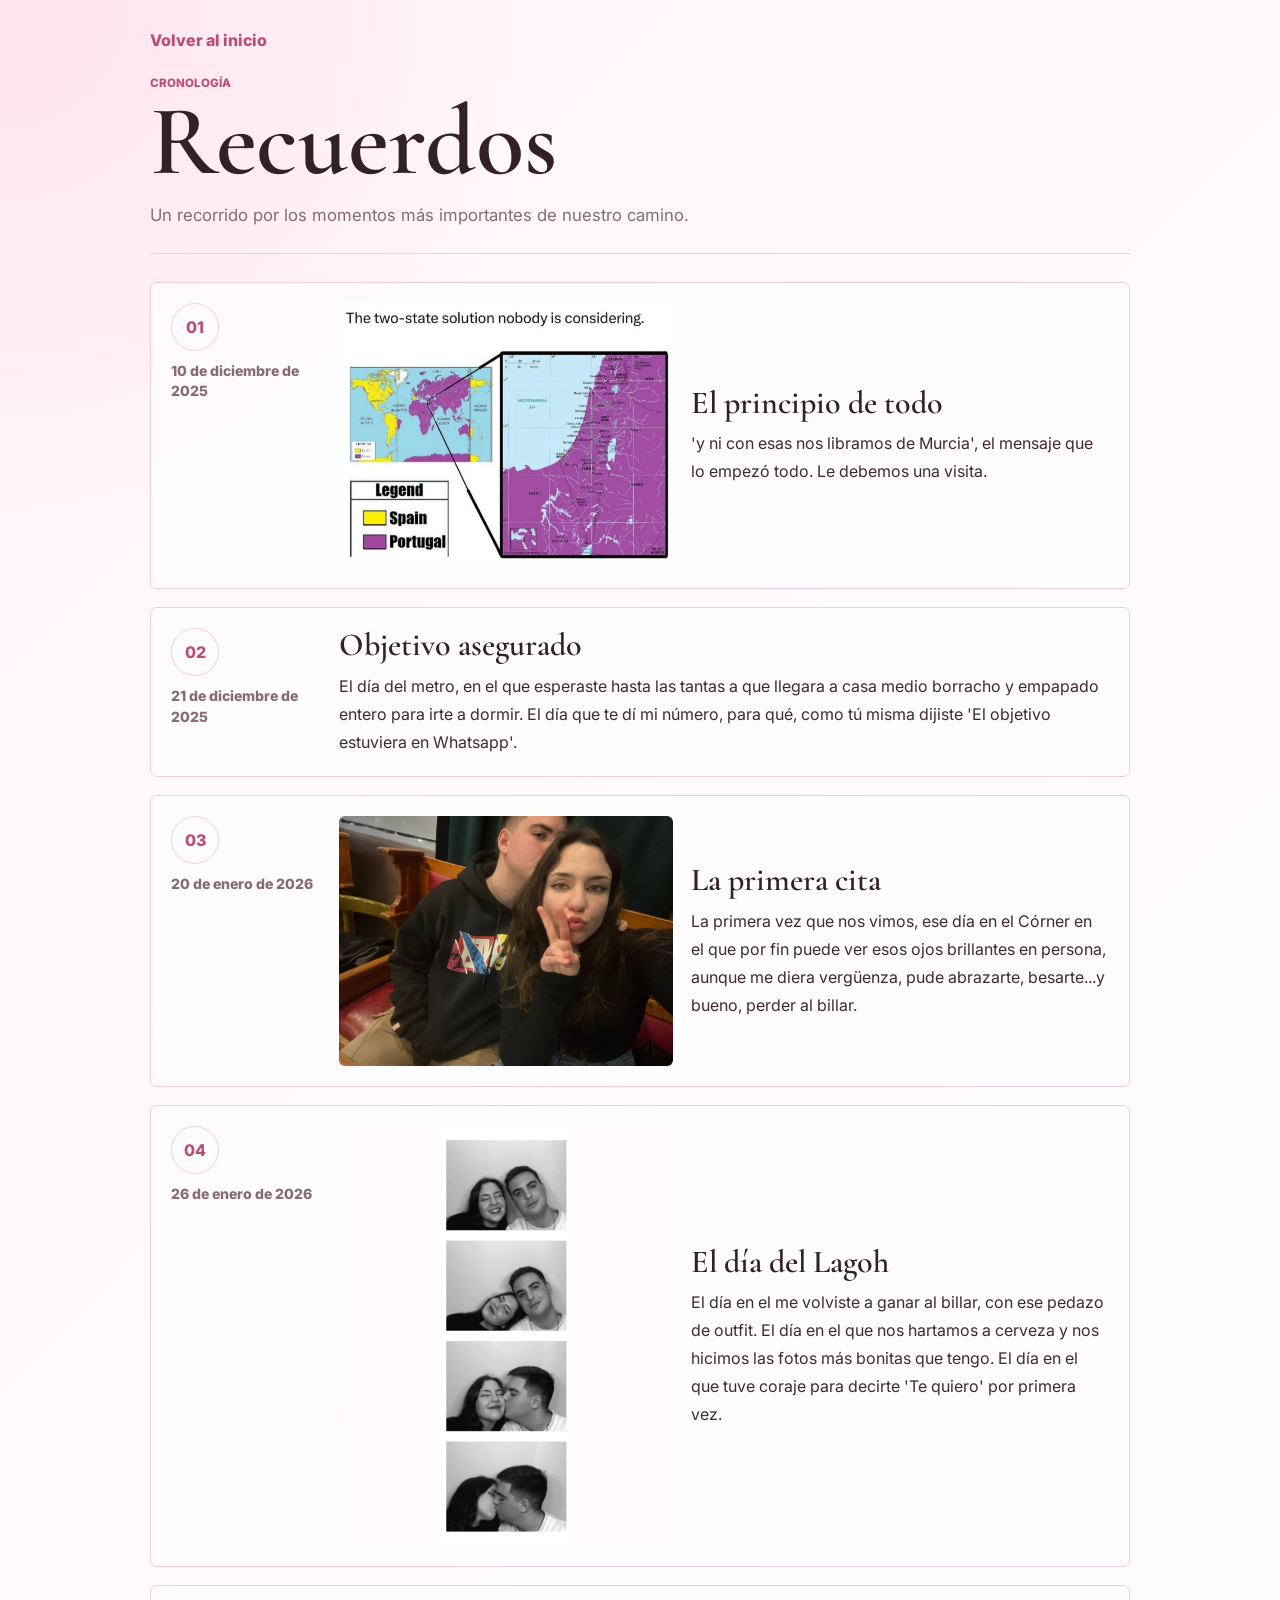
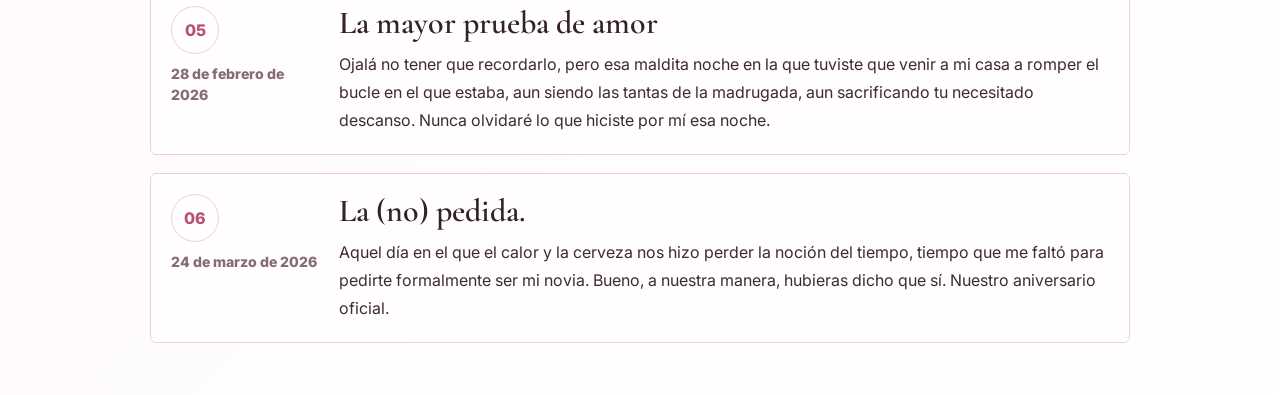
<file: recuerdos.html>
<!doctype html>
<html lang="es">
  <head>
    <meta charset="utf-8">
    <meta name="viewport" content="width=device-width, initial-scale=1">
    <title>Recuerdos</title>
    <link rel="icon" href="assets/cropped_circle_image.ico" type="image/x-icon">
    <link rel="preconnect" href="https://fonts.googleapis.com">
    <link rel="preconnect" href="https://fonts.gstatic.com" crossorigin>
    <link href="https://fonts.googleapis.com/css2?family=Cormorant+Garamond:wght@500;600;700&family=Inter:wght@400;500;700;800&display=swap" rel="stylesheet">
    <link rel="stylesheet" href="styles.css">
  </head>
  <body>
    <main class="memories-shell">
      <header class="memories-header">
        <a class="back-link" href="index.html">Volver al inicio</a>
        <p class="eyebrow">Cronología</p>
        <h1>Recuerdos</h1>
        <p>Un recorrido por los momentos más importantes de nuestro camino.</p>
      </header>

      <section id="memoriesList" class="memories-list" aria-label="Lista de recuerdos"></section>
    </main>

    <script src="recuerdos.js"></script>
  </body>
</html>
</file>
<file: styles.css>
:root {
  --ink: #332128;
  --muted: #856b75;
  --paper: #fff6f9;
  --panel: #ffffff;
  --line: #f0cdd9;
  --coral: #d96a8a;
  --coral-dark: #a83f61;
  --teal: #b84f77;
  --gold: #d9a1b6;
  --rose-soft: #ffe3ec;
  --shadow: 0 18px 50px rgba(91, 37, 58, 0.08);
  --sidebar-bg: rgba(255, 250, 252, 0.9);
  --brand-gradient: linear-gradient(135deg, #e8a1b6, #b84f77);
  --focus-ring: rgba(217, 106, 138, 0.18);
  --track-active-bg: #fffafb;
  --track-active-border: rgba(217, 106, 138, 0.28);
  --track-shadow: 0 10px 28px rgba(91, 37, 58, 0.06);
  --track-index-bg: #c45d7f;
  --story-quote-ink: #6c3448;
  --story-quote-bg: #fff1f6;
  --panel-bg: rgba(255, 253, 254, 0.82);
  --panel-shadow: 0 14px 34px rgba(91, 37, 58, 0.045);
  --player-track-bg: #f8d6e2;
  --player-fill: linear-gradient(90deg, #f3a1bb, #c45d7f);
  --font-display: "Cormorant Garamond", Georgia, "Times New Roman", serif;
  --font-body: Inter, "Segoe UI", system-ui, -apple-system, BlinkMacSystemFont, sans-serif;
}

body.theme-blue {
  --ink: #1e2b36;
  --muted: #647888;
  --paper: #f4fbff;
  --line: #cce4f2;
  --coral: #6eaed6;
  --coral-dark: #347ca8;
  --teal: #3f8eb8;
  --gold: #9fcce6;
  --rose-soft: #e2f4ff;
  --shadow: 0 18px 50px rgba(36, 91, 125, 0.08);
  --sidebar-bg: rgba(248, 253, 255, 0.9);
  --brand-gradient: linear-gradient(135deg, #a8d5ed, #3f8eb8);
  --focus-ring: rgba(110, 174, 214, 0.22);
  --track-active-bg: #f7fcff;
  --track-active-border: rgba(110, 174, 214, 0.3);
  --track-shadow: 0 10px 28px rgba(36, 91, 125, 0.06);
  --track-index-bg: #4f9ac2;
  --story-quote-ink: #315f7a;
  --story-quote-bg: #edf8ff;
  --panel-bg: rgba(251, 254, 255, 0.84);
  --panel-shadow: 0 14px 34px rgba(36, 91, 125, 0.045);
  --player-track-bg: #d3eaf6;
  --player-fill: linear-gradient(90deg, #9fcce6, #4f9ac2);
}

* {
  box-sizing: border-box;
}

@keyframes softRise {
  from {
    opacity: 0;
    transform: translateY(14px);
  }

  to {
    opacity: 1;
    transform: translateY(0);
  }
}

@keyframes softFade {
  from {
    opacity: 0;
  }

  to {
    opacity: 1;
  }
}

@keyframes contentSwap {
  from {
    opacity: 0;
    transform: translateY(8px);
  }

  to {
    opacity: 1;
    transform: translateY(0);
  }
}

@keyframes modalBloom {
  from {
    opacity: 0;
    transform: translateY(18px) scale(0.985);
  }

  to {
    opacity: 1;
    transform: translateY(0) scale(1);
  }
}

@keyframes poemTextReveal {
  from {
    opacity: 0;
    transform: translateY(10px);
    filter: blur(2px);
  }

  to {
    opacity: 1;
    transform: translateY(0);
    filter: blur(0);
  }
}

body {
  margin: 0;
  min-height: 100vh;
  color: var(--ink);
  background:
    radial-gradient(circle at top left, var(--rose-soft), transparent 34rem),
    linear-gradient(135deg, var(--paper) 0%, #fff 100%);
  font-family: var(--font-body);
}

button,
input {
  font: inherit;
}

.app-shell {
  display: grid;
  grid-template-columns: minmax(280px, 380px) minmax(0, 1fr);
  min-height: 100vh;
}

.home-page {
  min-height: 100vh;
}

.home-shell {
  display: grid;
  gap: 18px;
  width: min(1160px, calc(100% - 36px));
  margin: 0 auto;
  padding: 24px 0;
}

.home-hero {
  position: relative;
  min-height: min(620px, calc(100vh - 210px));
  overflow: hidden;
  border: 1px solid rgba(255, 255, 255, 0.34);
  border-radius: 6px;
  background: #38262d;
  box-shadow: var(--shadow);
}

.home-hero img {
  position: absolute;
  inset: 0;
  width: 100%;
  height: 100%;
  object-fit: cover;
}

.home-hero::after {
  position: absolute;
  inset: 0;
  content: "";
  background: linear-gradient(90deg, rgba(40, 22, 30, 0.76), rgba(67, 36, 49, 0.24) 62%, rgba(67, 36, 49, 0.04));
}

.home-hero-content {
  position: relative;
  z-index: 1;
  display: grid;
  align-content: center;
  min-height: inherit;
  max-width: 680px;
  padding: clamp(28px, 7vw, 76px);
  color: #fff;
}

.home-hero-content .eyebrow {
  color: #ffd3df;
}

.home-hero h1 {
  max-width: 12ch;
  margin-bottom: 18px;
  font-size: clamp(3.4rem, 10vw, 7.4rem);
  line-height: 0.94;
}

.home-hero p:not(.eyebrow) {
  max-width: 54ch;
  margin-bottom: 24px;
  color: rgba(255, 255, 255, 0.9);
  font-size: 1rem;
  line-height: 1.85;
}

.home-primary {
  width: fit-content;
}

.section-grid {
  display: grid;
  grid-template-columns: repeat(3, minmax(0, 1fr));
  gap: 12px;
}

.section-card {
  display: grid;
  grid-template-columns: 38px minmax(0, 1fr);
  gap: 16px;
  min-height: 132px;
  border: 1px solid var(--line);
  border-radius: 6px;
  padding: 18px 18px 20px;
  color: var(--ink);
  background: var(--panel-bg);
  text-decoration: none;
  transition: border-color 0.18s ease, transform 0.18s ease, background 0.18s ease;
  animation: softRise 0.42s ease both;
  animation-delay: calc(var(--item-index, 0) * 70ms);
}

.section-card.available:hover {
  border-color: var(--coral);
  transform: translateY(-2px);
}

.section-card.pending {
  opacity: 0.72;
}

.section-icon {
  display: grid;
  width: 38px;
  height: 38px;
  place-items: center;
  border-radius: 50%;
  color: var(--teal);
  background: transparent;
  border: 1px solid var(--line);
  font-size: 1.1rem;
  font-weight: 800;
}

.section-kicker {
  display: block;
  margin-bottom: 7px;
  color: var(--teal);
  font-size: 0.72rem;
  font-weight: 800;
  text-transform: uppercase;
}

.section-card strong {
  display: block;
  margin-bottom: 8px;
  font-size: 1.48rem;
  line-height: 1;
}

.section-card small {
  display: block;
  color: var(--muted);
  font-size: 0.92rem;
  line-height: 1.55;
}

.memories-shell {
  width: min(980px, calc(100% - 36px));
  margin: 0 auto;
  padding: 30px 0 52px;
}

.memories-header {
  margin-bottom: 28px;
  border-bottom: 1px solid var(--line);
  padding-bottom: 22px;
}

.back-link {
  display: inline-flex;
  margin-bottom: 26px;
  color: var(--teal);
  font-weight: 800;
  text-decoration: none;
}

.back-link:hover {
  color: var(--coral-dark);
}

.sidebar-link {
  margin-bottom: 18px;
}

.memories-header h1 {
  max-width: 10ch;
  margin-bottom: 14px;
  font-size: clamp(2.8rem, 8vw, 6.2rem);
  line-height: 0.92;
}

.memories-header p:not(.eyebrow) {
  max-width: 62ch;
  margin-bottom: 0;
  color: var(--muted);
  font-size: 1.05rem;
  line-height: 1.75;
}

.memories-list {
  display: grid;
  gap: 18px;
}

.memory-card {
  display: grid;
  grid-template-columns: 150px minmax(0, 1fr);
  gap: 18px;
  border: 1px solid var(--line);
  border-radius: 6px;
  padding: 20px;
  background: var(--panel-bg);
  animation: softRise 0.42s ease both;
  animation-delay: calc(var(--item-index, 0) * 70ms);
}

.memory-card:has(.memory-image) {
  grid-template-columns: 150px minmax(220px, 0.8fr) minmax(0, 1fr);
}

.memory-date {
  display: grid;
  align-content: start;
  gap: 10px;
  color: var(--muted);
}

.memory-date span {
  display: grid;
  width: 48px;
  height: 48px;
  place-items: center;
  border-radius: 50%;
  color: var(--teal);
  background: transparent;
  border: 1px solid var(--line);
  font-size: 1rem;
  font-weight: 800;
}

.memory-date time {
  font-size: 0.88rem;
  font-weight: 800;
  line-height: 1.45;
}

.memory-image {
  width: 100%;
  max-height: 420px;
  border-radius: 6px;
  object-fit: contain;
  background: var(--track-active-bg);
}

.memory-image.cover {
  aspect-ratio: 4 / 3;
  object-fit: cover;
}

.memory-body {
  align-self: center;
}

.memory-body h2 {
  margin-bottom: 10px;
  font-size: clamp(1.4rem, 3vw, 2rem);
  line-height: 1.05;
}

.memory-body p {
  margin-bottom: 0;
  color: #3f2a32;
  font-size: 1rem;
  line-height: 1.75;
  white-space: pre-line;
}

.poems-shell {
  width: min(1040px, calc(100% - 36px));
  margin: 0 auto;
  padding: 30px 0 52px;
}

.site-view {
  animation: softFade 0.28s ease both;
}

.section-card:nth-child(1) {
  --item-index: 0;
}

.section-card:nth-child(2) {
  --item-index: 1;
}

.section-card:nth-child(3) {
  --item-index: 2;
}

.section-card:nth-child(4) {
  --item-index: 3;
}

.things-shell {
  width: min(1120px, calc(100% - 36px));
  margin: 0 auto;
  padding: 30px 0 52px;
}

.poems-grid {
  display: grid;
  grid-template-columns: repeat(3, minmax(0, 1fr));
  gap: 16px;
}

.poem-card {
  display: grid;
  align-content: start;
  min-height: 220px;
  border: 1px solid var(--line);
  border-radius: 6px;
  padding: 22px;
  color: var(--ink);
  background: var(--panel-bg);
  text-align: left;
  cursor: pointer;
  animation: softRise 0.42s ease both;
  animation-delay: calc(var(--item-index, 0) * 70ms);
  transition: border-color 0.18s ease, transform 0.18s ease, background 0.18s ease;
}

.poem-card:hover {
  border-color: var(--coral);
  transform: translateY(-2px);
}

.poem-card strong {
  display: block;
  margin-bottom: 14px;
  font-size: 1.45rem;
  line-height: 1.08;
}

.poem-card small {
  display: -webkit-box;
  overflow: hidden;
  color: var(--muted);
  font-size: 0.96rem;
  line-height: 1.65;
  -webkit-box-orient: vertical;
  -webkit-line-clamp: 4;
}

.poem-overlay {
  position: fixed;
  inset: 0;
  z-index: 20;
  display: grid;
  place-items: center;
  padding: 22px;
  background: rgba(32, 18, 25, 0.58);
  backdrop-filter: blur(10px);
  animation: softFade 0.22s ease both;
}

.poem-overlay[hidden] {
  display: none;
}

.poem-modal {
  position: relative;
  width: min(760px, 100%);
  max-height: min(760px, calc(100vh - 44px));
  overflow: auto;
  border: 1px solid var(--line);
  border-radius: 6px;
  padding: clamp(24px, 5vw, 48px);
  color: var(--ink);
  background: var(--panel-bg);
  box-shadow: 0 24px 70px rgba(32, 18, 25, 0.18);
  transform-origin: center 58%;
  animation: modalBloom 0.34s cubic-bezier(0.16, 1, 0.3, 1) both;
}

.poem-close {
  position: absolute;
  top: 16px;
  right: 16px;
  display: grid;
  width: 38px;
  height: 38px;
  place-items: center;
  border: 1px solid var(--line);
  border-radius: 50%;
  color: var(--ink);
  background: #fff;
  font-size: 1.5rem;
  line-height: 1;
  cursor: pointer;
}

.poem-modal h2 {
  margin-bottom: 22px;
  padding-right: 36px;
  font-size: clamp(2rem, 5vw, 4rem);
  line-height: 0.98;
  animation: poemTextReveal 0.36s ease both;
  animation-delay: 90ms;
}

.poem-modal-text {
  color: #3f2a32;
  font-family: var(--font-display);
  font-size: 1.28rem;
  font-weight: 500;
  line-height: 1.8;
  white-space: pre-line;
  animation: poemTextReveal 0.4s ease both;
  animation-delay: 150ms;
}

.things-grid {
  display: grid;
  grid-template-columns: repeat(4, minmax(0, 1fr));
  gap: 12px;
}

.thing-card {
  position: relative;
  overflow: hidden;
  min-height: 220px;
  border: 1px solid var(--line);
  border-radius: 6px;
  padding: 0;
  color: #fff;
  background: var(--track-active-bg);
  cursor: pointer;
  animation: softRise 0.42s ease both;
  animation-delay: calc(var(--item-index, 0) * 55ms);
}

.thing-card img {
  position: absolute;
  inset: 0;
  width: 100%;
  height: 100%;
  object-fit: cover;
  transition: transform 0.24s ease;
}

.thing-placeholder {
  position: absolute;
  inset: 0;
  display: grid;
  place-items: center;
  color: var(--teal);
  background:
    radial-gradient(circle at top left, var(--rose-soft), transparent 70%),
    var(--panel-bg);
  font-family: var(--font-display);
  font-size: clamp(3rem, 8vw, 5.4rem);
  font-weight: 600;
}

.thing-card::after {
  position: absolute;
  inset: 0;
  content: "";
  background: linear-gradient(180deg, transparent 25%, rgba(30, 18, 24, 0.7));
}

.thing-card span {
  position: absolute;
  right: 14px;
  bottom: 14px;
  left: 14px;
  z-index: 1;
  font-family: var(--font-display);
  font-size: 1.35rem;
  font-weight: 600;
  line-height: 1.05;
  text-align: left;
}

.thing-card:hover img {
  transform: scale(1.04);
}

.thing-overlay {
  position: fixed;
  inset: 0;
  z-index: 20;
  display: grid;
  place-items: center;
  padding: 22px;
  background: rgba(32, 18, 25, 0.58);
  backdrop-filter: blur(10px);
  animation: softFade 0.18s ease both;
}

.thing-overlay[hidden] {
  display: none;
}

.thing-modal {
  position: relative;
  display: grid;
  grid-template-columns: minmax(240px, 0.9fr) minmax(0, 1fr);
  width: min(920px, 100%);
  max-height: min(760px, calc(100vh - 44px));
  overflow: auto;
  border: 1px solid var(--line);
  border-radius: 6px;
  color: var(--ink);
  background: var(--panel-bg);
  box-shadow: 0 24px 70px rgba(32, 18, 25, 0.18);
  animation: softRise 0.24s ease both;
}

.thing-modal-image {
  width: 100%;
  height: 100%;
  min-height: 420px;
  object-fit: cover;
  background: var(--track-active-bg);
}

.thing-modal-body {
  align-self: center;
  padding: clamp(24px, 5vw, 48px);
}

.thing-modal-body h2 {
  margin-bottom: 18px;
  padding-right: 36px;
  font-size: clamp(2rem, 5vw, 4rem);
  line-height: 0.98;
}

.thing-modal-body p:last-child {
  margin-bottom: 0;
  color: #3f2a32;
  font-size: 1rem;
  line-height: 1.8;
  white-space: pre-line;
}

.sidebar {
  position: sticky;
  top: 0;
  display: flex;
  flex-direction: column;
  height: 100vh;
  padding: 26px 22px;
  border-right: 1px solid var(--line);
  background: var(--sidebar-bg);
  backdrop-filter: blur(18px);
}

.brand {
  display: flex;
  gap: 14px;
  align-items: center;
  margin-bottom: 24px;
}

.brand-mark {
  display: grid;
  width: 38px;
  height: 38px;
  place-items: center;
  border-radius: 50%;
  color: var(--teal);
  background: transparent;
  border: 1px solid var(--line);
  font-size: 18px;
  font-weight: 800;
}

.eyebrow {
  margin: 0 0 6px;
  color: var(--teal);
  font-size: 0.72rem;
  font-weight: 800;
  letter-spacing: 0;
  text-transform: uppercase;
}

h1,
h2,
h3,
p {
  margin-top: 0;
}

h1,
h2,
h3,
.section-card strong,
.memory-body h2,
.poem-card strong {
  font-family: var(--font-display);
  font-weight: 600;
}

h1 {
  margin-bottom: 0;
  font-size: clamp(1.35rem, 2.5vw, 1.8rem);
  line-height: 1.05;
}

.search {
  display: grid;
  gap: 8px;
  margin-bottom: 16px;
  color: var(--muted);
  font-size: 0.84rem;
  font-weight: 700;
}

.search input {
  width: 100%;
  border: 1px solid var(--line);
  border-radius: 999px;
  padding: 12px 13px;
  color: var(--ink);
  background: var(--panel);
  outline: none;
}

.search input:focus {
  border-color: var(--teal);
  box-shadow: 0 0 0 3px var(--focus-ring);
}

.theme-picker {
  display: flex;
  align-items: center;
  justify-content: space-between;
  gap: 12px;
  margin-bottom: 16px;
  color: var(--muted);
  font-size: 0.84rem;
  font-weight: 700;
}

.theme-options {
  display: flex;
  gap: 8px;
}

.theme-button {
  width: 32px;
  height: 32px;
  border: 2px solid transparent;
  border-radius: 50%;
  padding: 0;
  cursor: pointer;
}

.theme-button.rose {
  background: linear-gradient(135deg, #ffe3ec, #d96a8a);
}

.theme-button.blue {
  background: linear-gradient(135deg, #e2f4ff, #6eaed6);
}

.theme-button.active {
  border-color: var(--ink);
  box-shadow: 0 0 0 3px rgba(255, 255, 255, 0.9);
}

.home-theme-picker {
  width: fit-content;
  margin-bottom: 24px;
  border: 1px solid rgba(255, 255, 255, 0.24);
  border-radius: 999px;
  padding: 10px 12px 10px 16px;
  color: rgba(255, 255, 255, 0.92);
  background: rgba(255, 255, 255, 0.12);
  backdrop-filter: blur(14px);
}

.counter {
  min-height: 20px;
  margin-bottom: 10px;
  color: var(--muted);
  font-size: 0.82rem;
}

.track-list {
  display: grid;
  gap: 8px;
  overflow: auto;
  padding-right: 4px;
}

.track-button {
  display: grid;
  grid-template-columns: 32px minmax(0, 1fr);
  gap: 10px;
  width: 100%;
  min-height: 64px;
  border: 1px solid transparent;
  border-radius: 6px;
  padding: 10px;
  color: var(--ink);
  background: transparent;
  text-align: left;
  cursor: pointer;
  animation: softRise 0.32s ease both;
  animation-delay: calc(var(--item-index, 0) * 18ms);
  transition: border-color 0.16s ease, background 0.16s ease, transform 0.16s ease;
}

.track-button:hover {
  transform: translateX(3px);
}

.track-button:hover,
.track-button.active {
  border-color: var(--track-active-border);
  background: var(--track-active-bg);
}

.track-button.active {
  box-shadow: none;
}

.track-index {
  display: grid;
  width: 30px;
  height: 30px;
  place-items: center;
  border-radius: 50%;
  color: var(--teal);
  background: transparent;
  border: 1px solid var(--line);
  font-size: 0.78rem;
  font-weight: 800;
}

.track-name {
  overflow: hidden;
  margin: 0 0 4px;
  font-size: 0.92rem;
  font-weight: 800;
  text-overflow: ellipsis;
  white-space: nowrap;
}

.track-artist {
  overflow: hidden;
  margin: 0;
  color: var(--muted);
  font-size: 0.8rem;
  text-overflow: ellipsis;
  white-space: nowrap;
}

.main-view {
  display: grid;
  align-content: start;
  gap: 22px;
  padding: 28px;
}

.hero {
  position: relative;
  min-height: 320px;
  overflow: hidden;
  border-radius: 6px;
  box-shadow: var(--shadow);
  background: #38262d;
}

.hero img {
  position: absolute;
  inset: 0;
  width: 100%;
  height: 100%;
  object-fit: cover;
}

.hero::after {
  position: absolute;
  inset: 0;
  content: "";
  background: linear-gradient(90deg, rgba(54, 27, 39, 0.78), rgba(94, 41, 63, 0.34) 58%, rgba(94, 41, 63, 0.08));
}

.hero-copy {
  position: relative;
  z-index: 1;
  max-width: 620px;
  padding: clamp(28px, 6vw, 54px);
  color: #fff;
}

.hero-copy .eyebrow {
  color: #ffd3df;
}

.hero-copy h2 {
  max-width: 12ch;
  margin-bottom: 16px;
  font-size: clamp(2.45rem, 7vw, 5.4rem);
  line-height: 0.98;
}

.hero-copy p {
  max-width: 60ch;
  margin-bottom: 0;
  color: rgba(255, 255, 255, 0.88);
  font-size: 1rem;
  line-height: 1.7;
}

code {
  border-radius: 5px;
  padding: 0.12em 0.35em;
  background: rgba(255, 255, 255, 0.18);
}

.player-panel,
.story {
  border: 1px solid var(--line);
  border-radius: 6px;
  background: var(--panel-bg);
  box-shadow: none;
}

.player-panel {
  display: grid;
  grid-template-columns: minmax(180px, 1fr) minmax(240px, 440px);
  gap: 18px;
  align-items: center;
  padding: 18px;
}

.now-playing h3 {
  margin-bottom: 4px;
  font-size: 1.2rem;
}

.now-playing p:last-child {
  margin-bottom: 0;
  color: var(--muted);
}

.custom-player {
  display: grid;
  grid-template-columns: 48px minmax(0, 1fr);
  gap: 14px;
  align-items: center;
}

.custom-player audio {
  display: none;
}

.play-button {
  display: grid;
  width: 48px;
  height: 48px;
  place-items: center;
  border: 1px solid var(--coral);
  border-radius: 50%;
  color: var(--coral-dark);
  background: transparent;
  box-shadow: none;
  font-size: 1rem;
  font-weight: 800;
  cursor: pointer;
}

.play-button:hover {
  border-color: var(--coral-dark);
}

.progress-wrap {
  display: grid;
  gap: 9px;
}

.progress-bar {
  position: relative;
  width: 100%;
  height: 24px;
  border: 0;
  border-radius: 999px;
  padding: 0;
  background: transparent;
  cursor: pointer;
}

.progress-bar::before {
  position: absolute;
  top: 50%;
  left: 0;
  width: 100%;
  height: 10px;
  border: 1px solid var(--line);
  border-radius: 999px;
  background: var(--player-track-bg);
  content: "";
  transform: translateY(-50%);
}

.progress-fill {
  position: absolute;
  top: 50%;
  left: 0;
  width: var(--progress, 0%);
  height: 10px;
  border-radius: 999px;
  background: var(--player-fill);
  transform: translateY(-50%);
}

.jellyfish-marker {
  position: absolute;
  top: 50%;
  left: var(--progress, 0%);
  display: grid;
  width: 34px;
  height: 34px;
  place-items: center;
  border: 2px solid #fff;
  border-radius: 50%;
  background: var(--panel-bg);
  box-shadow: var(--panel-shadow);
  transform: translate(-50%, -50%);
  transition: left 0.12s linear;
}

.jellyfish-marker svg {
  width: 24px;
  height: 24px;
  fill: none;
  stroke: var(--coral-dark);
  stroke-linecap: round;
  stroke-linejoin: round;
  stroke-width: 2;
}

.time-row {
  display: flex;
  justify-content: space-between;
  color: var(--muted);
  font-size: 0.78rem;
  font-weight: 800;
}

.actions {
  grid-column: 1 / -1;
  display: flex;
  flex-wrap: wrap;
  gap: 10px;
}

.button {
  display: inline-flex;
  align-items: center;
  justify-content: center;
  min-height: 42px;
  border: 1px solid var(--line);
  border-radius: 999px;
  padding: 0 15px;
  color: var(--ink);
  background: rgba(255, 255, 255, 0.58);
  font-weight: 800;
  text-decoration: none;
  cursor: pointer;
}

.button.primary {
  border-color: var(--coral);
  color: var(--coral-dark);
  background: transparent;
}

.button:hover {
  border-color: var(--coral-dark);
}

.audio-note {
  grid-column: 1 / -1;
  margin: 0;
  color: var(--muted);
  font-size: 0.84rem;
}

.story {
  padding: clamp(22px, 5vw, 46px);
}

.story.is-changing {
  animation: contentSwap 0.24s ease both;
}

#storyText > *,
.now-playing > * {
  animation: contentSwap 0.24s ease both;
}

.story h2 {
  margin-bottom: 18px;
  font-size: clamp(1.8rem, 4vw, 3.3rem);
  line-height: 1;
}

.content-tabs {
  display: inline-flex;
  gap: 6px;
  margin-bottom: 24px;
  border: 1px solid var(--line);
  border-radius: 999px;
  padding: 4px;
  background: var(--track-active-bg);
}

.content-tab {
  min-height: 36px;
  border: 0;
  border-radius: 999px;
  padding: 0 14px;
  color: var(--muted);
  background: transparent;
  font-weight: 800;
  cursor: pointer;
}

.content-tab.active {
  color: var(--coral-dark);
  background: #fff;
  box-shadow: none;
}

.story p {
  max-width: 78ch;
  color: #3f2a32;
  font-size: 1.02rem;
  line-height: 1.85;
}

.lyric-block {
  max-width: 68ch;
  margin: 24px auto;
  border-left: 4px solid var(--coral);
  border-radius: 6px;
  padding: 18px 22px;
  color: var(--story-quote-ink);
  background: var(--story-quote-bg);
  font-size: 1rem;
  font-style: italic;
  line-height: 1.8;
  white-space: pre-line;
}

.story-image {
  display: block;
  width: min(100%, 520px);
  max-height: 520px;
  margin: 24px 0 0;
  border-radius: 6px;
  object-fit: contain;
  background: var(--track-active-bg);
  box-shadow: none;
}

.full-lyrics {
  max-width: 74ch;
  margin: 0;
  color: #3f2a32;
  font-family: var(--font-display);
  font-size: 1.2rem;
  line-height: 1.95;
  white-space: pre-line;
}

.lyrics-empty {
  max-width: 70ch;
  margin: 0;
  border: 1px dashed var(--track-active-border);
  border-radius: 6px;
  padding: 18px;
  color: var(--muted);
  background: var(--track-active-bg);
  line-height: 1.7;
}

.story p:last-child,
.story .lyric-block:last-child,
.full-lyrics:last-child,
.lyrics-empty:last-child {
  margin-bottom: 0;
}

@media (max-width: 900px) {
  .app-shell {
    grid-template-columns: 1fr;
  }

  .section-grid {
    grid-template-columns: 1fr;
  }

  .poems-grid {
    grid-template-columns: 1fr;
  }

  .things-grid {
    grid-template-columns: repeat(2, minmax(0, 1fr));
  }

  .thing-modal {
    grid-template-columns: 1fr;
  }

  .thing-modal-image {
    max-height: 420px;
  }

  .memory-card,
  .memory-card:has(.memory-image) {
    grid-template-columns: 1fr;
  }

  .memory-date {
    grid-template-columns: 52px minmax(0, 1fr);
    align-items: center;
  }

  .sidebar {
    position: relative;
    height: auto;
    max-height: 58vh;
    border-right: 0;
    border-bottom: 1px solid var(--line);
  }

  .main-view {
    padding: 18px;
  }

  .player-panel {
    grid-template-columns: 1fr;
  }
}

@media (max-width: 560px) {
  .home-shell {
    width: min(100% - 24px, 1120px);
    padding: 12px 0;
  }

  .memories-shell {
    width: min(100% - 24px, 980px);
    padding-top: 18px;
  }

  .poems-shell {
    width: min(100% - 24px, 1040px);
    padding-top: 18px;
  }

  .things-shell {
    width: min(100% - 24px, 1120px);
    padding-top: 18px;
  }

  .things-grid {
    grid-template-columns: 1fr;
  }

  .poem-modal {
    padding: 24px;
  }

  .home-hero {
    min-height: 520px;
  }

  .home-hero::after {
    background: linear-gradient(180deg, rgba(54, 27, 39, 0.72), rgba(94, 41, 63, 0.34));
  }

  .home-hero h1 {
    font-size: 3.8rem;
  }

  .hero {
    min-height: 420px;
  }

  .hero::after {
    background: linear-gradient(180deg, rgba(54, 27, 39, 0.72), rgba(94, 41, 63, 0.32));
  }

  .hero-copy h2 {
    max-width: 9ch;
    font-size: 3rem;
  }

  .actions .button {
    flex: 1 1 140px;
  }
}

@media (prefers-reduced-motion: reduce) {
  *,
  *::before,
  *::after {
    animation-duration: 0.01ms !important;
    animation-iteration-count: 1 !important;
    scroll-behavior: auto !important;
    transition-duration: 0.01ms !important;
  }
}
</file>
